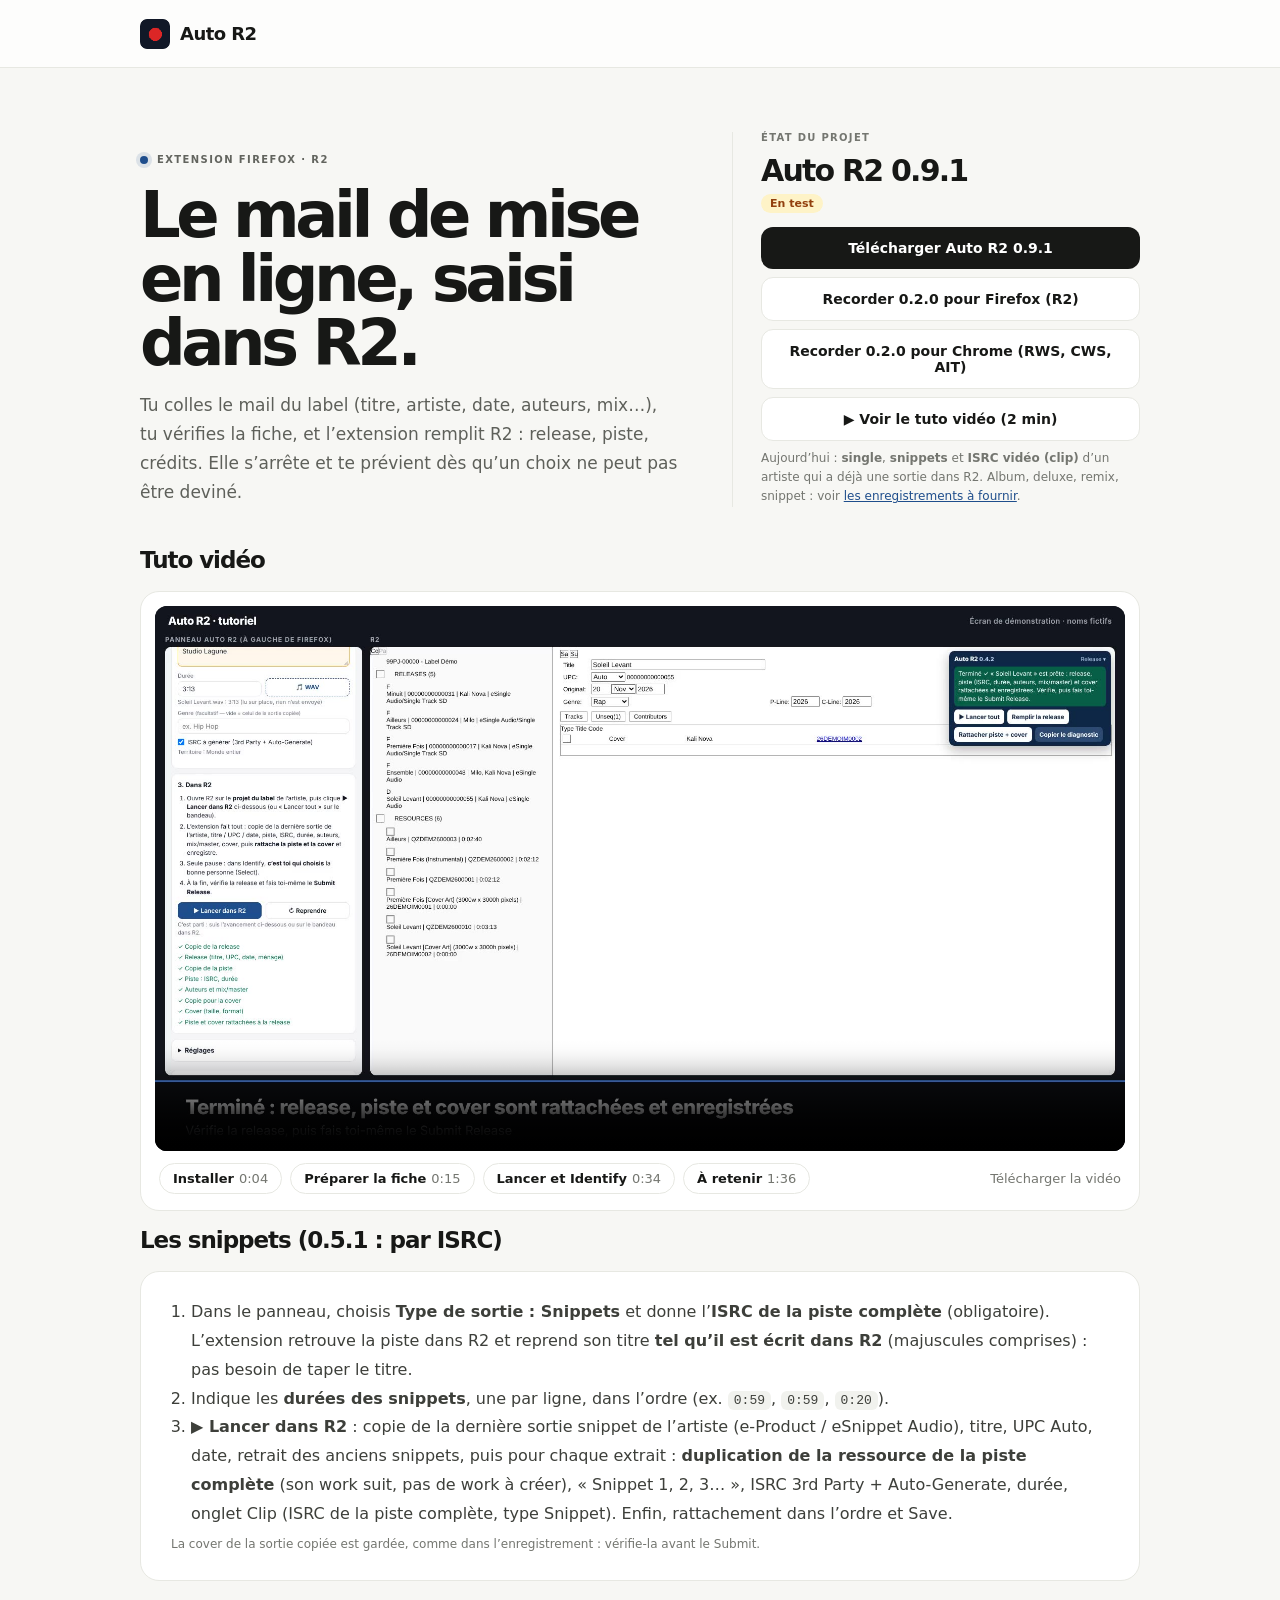
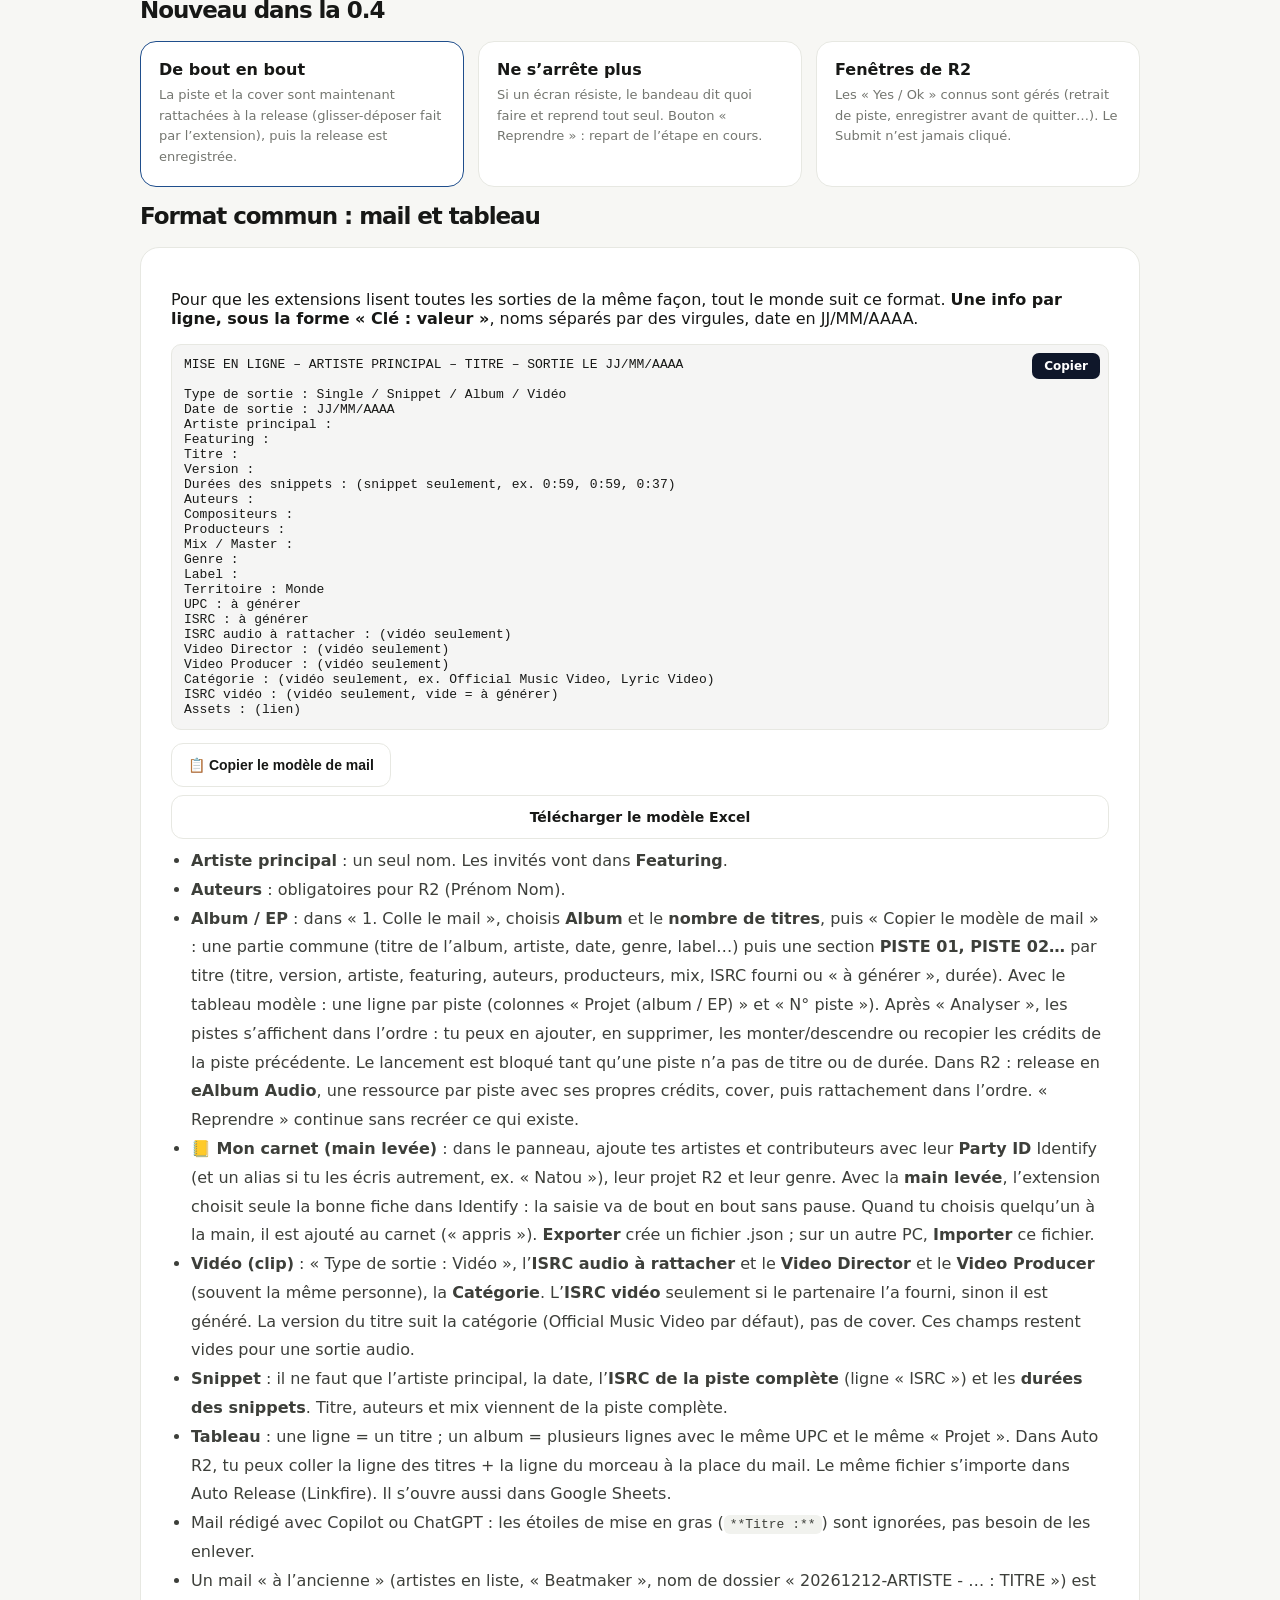
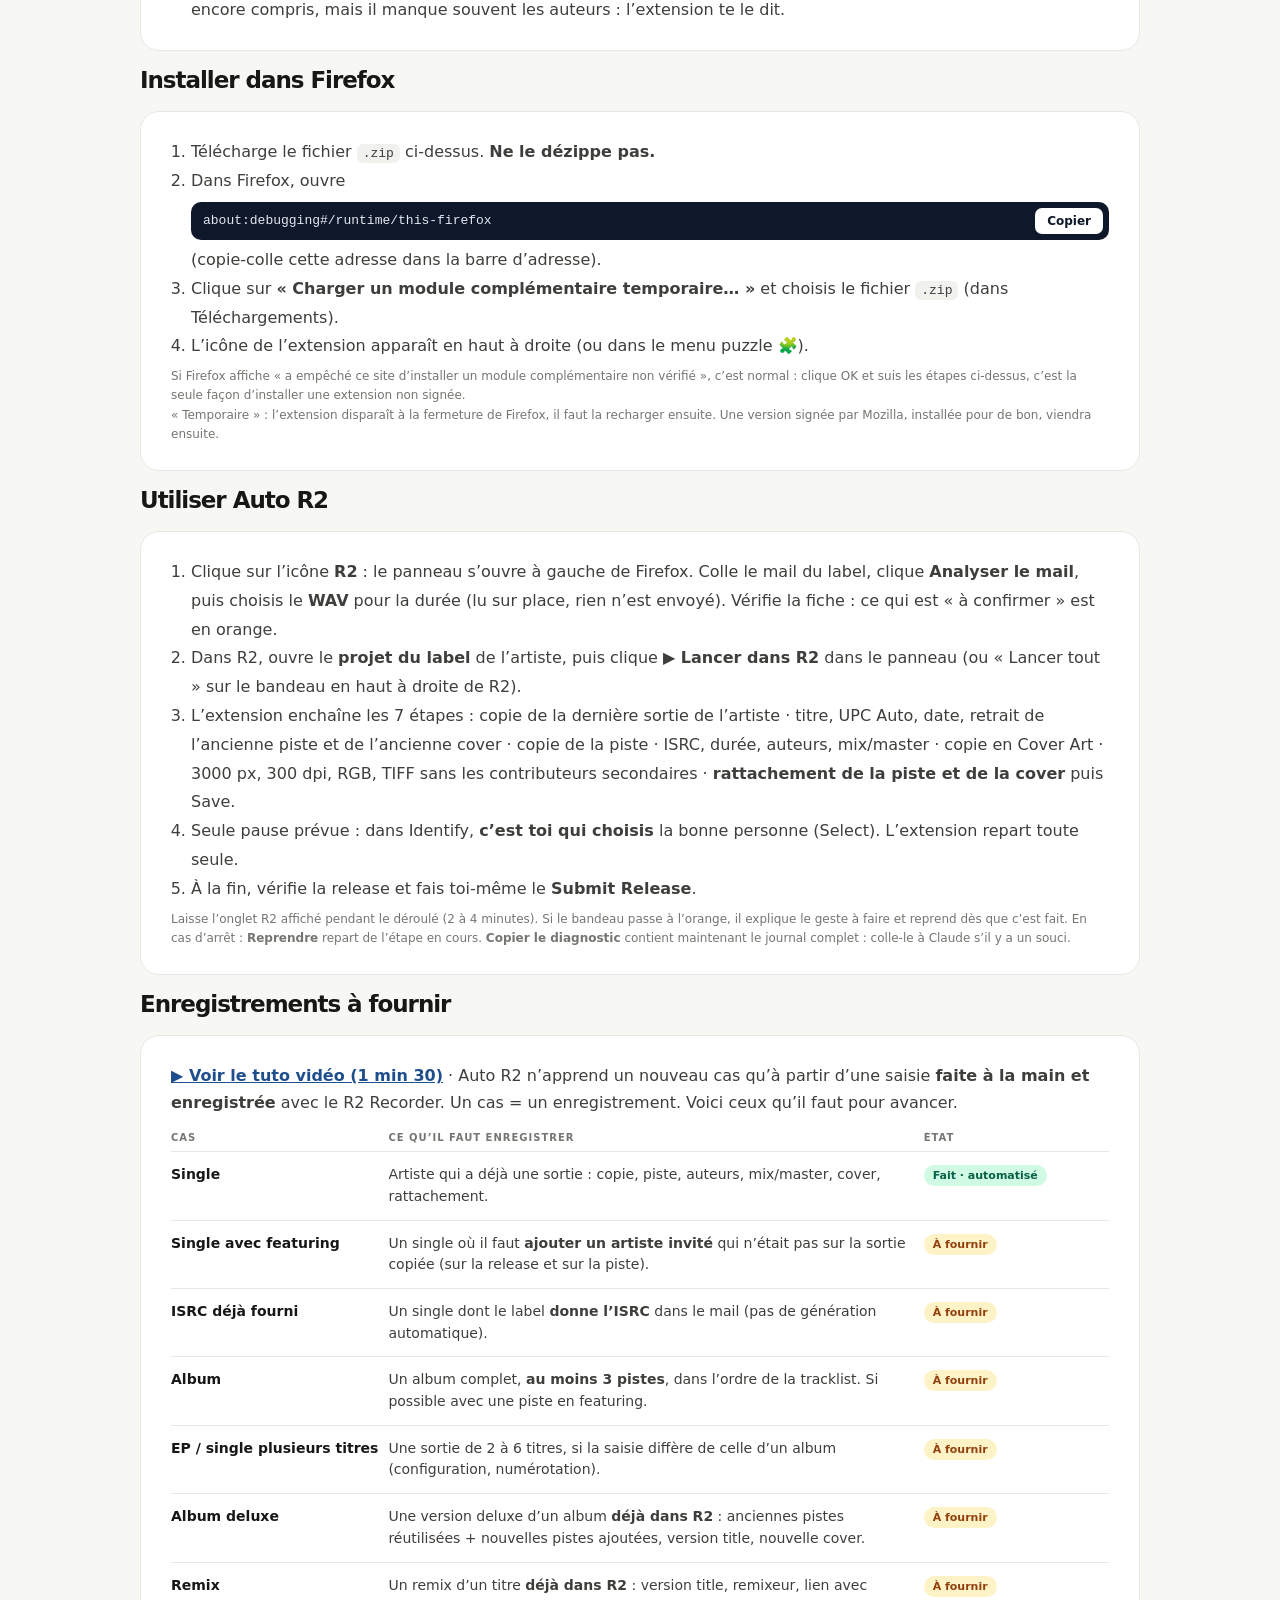
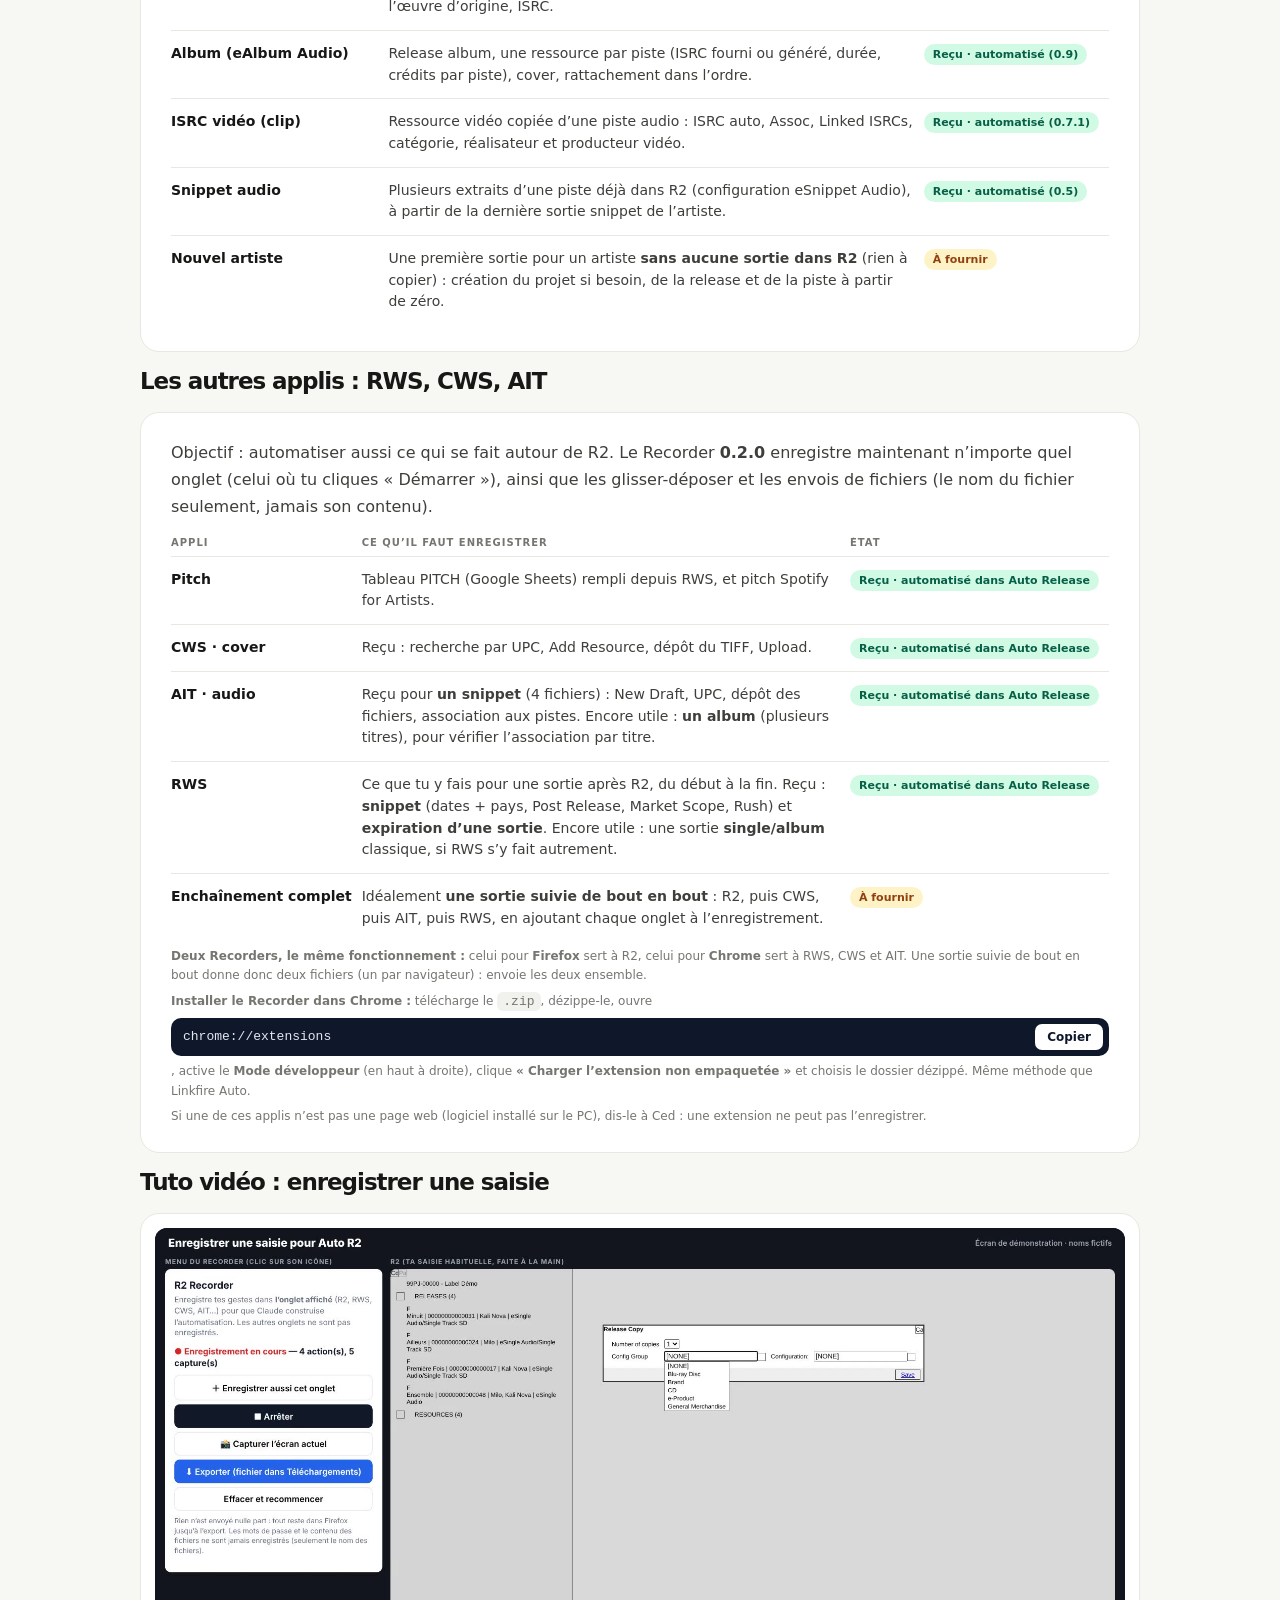
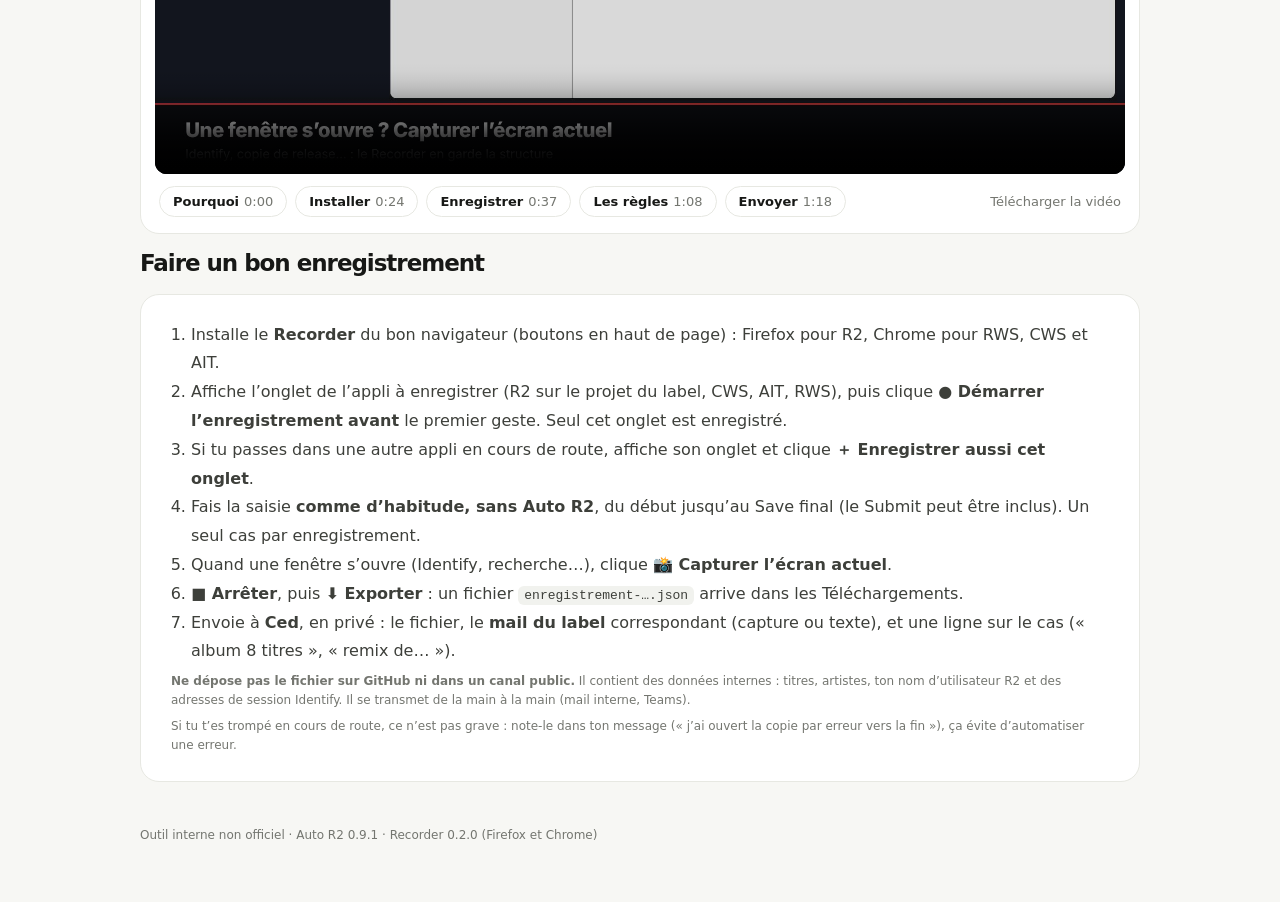
<file: docs/index.html>
<!doctype html>
<html lang="fr">
<head>
  <meta charset="utf-8">
  <meta name="viewport" content="width=device-width, initial-scale=1">
  <meta name="theme-color" content="#f7f7f4">
  <meta name="description" content="Extension Firefox qui automatise la saisie des sorties dans R2.">
  <title>Auto R2 — Téléchargement</title>
  <style>
    :root{--ink:#171816;--muted:#747670;--line:#e7e8e2;--paper:#f7f7f4;--white:#fff;--accent:#1f4e8c;--red:#dc2626}
    *{box-sizing:border-box}
    body{margin:0;background:var(--paper);color:var(--ink);font-family:Inter,ui-sans-serif,system-ui,-apple-system,"Segoe UI",sans-serif}
    .topbar{height:68px;border-bottom:1px solid var(--line);display:flex;align-items:center;justify-content:space-between;padding:0 max(20px,calc((100vw - 1000px)/2));background:rgba(255,255,255,.72)}
    .brand{display:flex;align-items:center;gap:10px;font-weight:800;letter-spacing:-.03em;font-size:18px}
    .brand img{width:30px;height:30px;border-radius:7px}
    .toplink{font-size:13px;color:var(--muted);text-decoration:none}
    main{width:min(100% - 32px,1000px);margin:0 auto}
    .hero{padding:64px 0 40px;display:grid;grid-template-columns:1.15fr .85fr;gap:40px;align-items:end}
    .eyebrow{display:flex;align-items:center;gap:9px;color:#62645e;text-transform:uppercase;letter-spacing:.14em;font-size:10px;font-weight:800}
    .dot{height:8px;width:8px;border-radius:50%;background:var(--accent);box-shadow:0 0 0 4px rgba(31,78,140,.12)}
    h1{font-size:clamp(38px,6vw,64px);line-height:1;letter-spacing:-.07em;margin:18px 0 16px;font-weight:780}
    .intro{color:#5e605a;font-size:17px;line-height:1.7;margin:0;max-width:540px}
    .side{border-left:1px solid var(--line);padding-left:28px}
    .side-label{font-size:10px;text-transform:uppercase;letter-spacing:.13em;color:var(--muted);font-weight:800}
    .ver{font-size:30px;font-weight:780;letter-spacing:-.06em;margin:10px 0 4px}
    .state{display:inline-block;font-size:11px;font-weight:700;border-radius:99px;padding:3px 9px;background:#fef3c7;color:#92400e;margin-bottom:14px}
    .btn{display:block;text-align:center;text-decoration:none;font-weight:700;font-size:14px;border-radius:12px;padding:13px 16px;margin-bottom:8px}
    .btn.p{background:var(--ink);color:#fff}
    .btn.off{background:#fff;border:1px dashed var(--line);color:var(--muted);pointer-events:none}
    .note{color:var(--muted);font-size:12px;line-height:1.6;margin:6px 0 0}
    h2{font-size:23px;letter-spacing:-.045em;margin:0 0 18px}
    .card{background:var(--white);border:1px solid var(--line);border-radius:19px;padding:26px 30px;margin-bottom:16px}
    ol,ul{margin:0;padding-left:20px;line-height:1.8;color:#3d3f3a}
    code{background:#f1f2ee;border-radius:6px;padding:2px 6px;font-size:13px}
    .grid{display:grid;grid-template-columns:repeat(3,1fr);gap:14px;margin-bottom:16px}
    .step{background:#fff;border:1px solid var(--line);border-radius:16px;padding:18px}
    .step b{display:block;margin-bottom:6px}
    .step p{margin:0;color:var(--muted);font-size:13px;line-height:1.6}
    .step.now{border-color:var(--accent)}
    .rec{width:100%;border-collapse:collapse;font-size:14px}
    .rec th{text-align:left;font-size:10px;text-transform:uppercase;letter-spacing:.1em;color:var(--muted);padding:0 10px 8px 0}
    .rec td{vertical-align:top;padding:12px 10px 12px 0;border-top:1px solid var(--line);line-height:1.55;color:#3d3f3a}
    .rec td:first-child{font-weight:700;color:var(--ink);white-space:nowrap}
    .tag{display:inline-block;font-size:11px;font-weight:700;border-radius:99px;padding:2px 9px;white-space:nowrap}
    .tag.ok{background:#d1fae5;color:#065f46}.tag.todo{background:#fef3c7;color:#92400e}
    .scroll{overflow-x:auto}
    @media(max-width:760px){.rec td:first-child{white-space:normal}}
    footer{color:var(--muted);font-size:12px;padding:30px 0 60px}
    @media(max-width:760px){.hero{grid-template-columns:1fr;padding-top:36px}.side{border-left:0;padding-left:0}.grid{grid-template-columns:1fr}.card{padding:20px}}
    .tuto{background:var(--white,#fff);border:1px solid var(--line);border-radius:19px;padding:14px;margin:0 0 16px}
    .tuto video{display:block;width:100%;aspect-ratio:16/9;border-radius:12px;background:#12151b}
    .chaps{display:flex;flex-wrap:wrap;gap:8px;padding:12px 4px 2px}
    .chaps button{font:600 13px Inter,system-ui,sans-serif;border:1px solid var(--line);background:#fff;color:var(--ink);border-radius:99px;padding:7px 13px;cursor:pointer}
    .chaps button:hover{border-color:var(--accent)}.chaps span{color:var(--muted);font-weight:500;margin-left:5px}
    .chaps .dl{margin-left:auto;font-size:13px;color:var(--muted);align-self:center;text-decoration:none}
  </style>
</head>
<body>
  <header class="topbar">
    <div class="brand"><img src="./icon.png" alt="">Auto R2</div>
  </header>
  <main>
    <section class="hero">
      <div>
        <div class="eyebrow"><span class="dot"></span>Extension Firefox · R2</div>
        <h1>Le mail de mise en ligne, saisi dans R2.</h1>
        <p class="intro">Tu colles le mail du label (titre, artiste, date, auteurs, mix…), tu vérifies la fiche, et l’extension remplit R2 : release, piste, crédits. Elle s’arrête et te prévient dès qu’un choix ne peut pas être deviné.</p>
      </div>
      <aside class="side">
        <div class="side-label">État du projet</div>
        <div class="ver">Auto R2 0.9.1</div>
        <span class="state">En test</span>
        <a class="btn p" href="./downloads/Auto-R2-0.9.1.zip" download>Télécharger Auto R2 0.9.1</a>
        <a class="btn s" style="background:#fff;border:1px solid var(--line);color:var(--ink)" href="./downloads/R2-Recorder-Firefox-0.2.0.zip" download>Recorder 0.2.0 pour Firefox (R2)</a>
        <a class="btn s" style="background:#fff;border:1px solid var(--line);color:var(--ink)" href="./downloads/R2-Recorder-Chrome-0.2.0.zip">Recorder 0.2.0 pour Chrome (RWS, CWS, AIT)</a>
        <a class="btn" style="background:#fff;border:1px solid var(--line);color:var(--ink)" href="#tuto">▶ Voir le tuto vidéo (2 min)</a>
        <p class="note">Aujourd’hui : <b>single</b>, <b>snippets</b> et <b>ISRC vidéo (clip)</b> d’un artiste qui a déjà une sortie dans R2. Album, deluxe, remix, snippet : voir <a href="#records" style="color:var(--accent)">les enregistrements à fournir</a>.</p>
      </aside>
    </section>

    <h2 id="tuto">Tuto vidéo</h2>
    <div class="tuto">
      <video id="tutoVid" controls preload="metadata" playsinline poster="./videos/tuto-auto-r2.jpg" aria-label="Tutoriel vidéo Auto R2"><source src="./videos/tuto-auto-r2.mp4" type="video/mp4"></video>
      <div class="chaps"><button data-t="4">Installer<span>0:04</span></button><button data-t="15">Préparer la fiche<span>0:15</span></button><button data-t="34">Lancer et Identify<span>0:34</span></button><button data-t="96">À retenir<span>1:36</span></button><a class="dl" href="./videos/tuto-auto-r2.mp4" download>Télécharger la vidéo</a></div>
    </div>
    

    <h2>Les snippets (0.5.1 : par ISRC)</h2>
    <div class="card">
      <ol>
        <li>Dans le panneau, choisis <b>Type de sortie : Snippets</b> et donne l’<b>ISRC de la piste complète</b> (obligatoire). L’extension retrouve la piste dans R2 et reprend son titre <b>tel qu’il est écrit dans R2</b> (majuscules comprises) : pas besoin de taper le titre.</li>
        <li>Indique les <b>durées des snippets</b>, une par ligne, dans l’ordre (ex. <code>0:59</code>, <code>0:59</code>, <code>0:20</code>).</li>
        <li><b>▶ Lancer dans R2</b> : copie de la dernière sortie snippet de l’artiste (e-Product / eSnippet Audio), titre, UPC Auto, date, retrait des anciens snippets, puis pour chaque extrait : <b>duplication de la ressource de la piste complète</b> (son work suit, pas de work à créer), « Snippet 1, 2, 3… », ISRC 3rd Party + Auto-Generate, durée, onglet Clip (ISRC de la piste complète, type Snippet). Enfin, rattachement dans l’ordre et Save.</li>
      </ol>
      <p class="note">La cover de la sortie copiée est gardée, comme dans l’enregistrement : vérifie-la avant le Submit.</p>
    </div>

    <h2>Nouveau dans la 0.4</h2>
    <div class="grid">
      <div class="step now"><b>De bout en bout</b><p>La piste et la cover sont maintenant rattachées à la release (glisser-déposer fait par l’extension), puis la release est enregistrée.</p></div>
      <div class="step"><b>Ne s’arrête plus</b><p>Si un écran résiste, le bandeau dit quoi faire et reprend tout seul. Bouton « Reprendre » : repart de l’étape en cours.</p></div>
      <div class="step"><b>Fenêtres de R2</b><p>Les « Yes / Ok » connus sont gérés (retrait de piste, enregistrer avant de quitter…). Le Submit n’est jamais cliqué.</p></div>
    </div>

    <h2 id="format">Format commun : mail et tableau</h2>
    <div class="card">
      <p>Pour que les extensions lisent toutes les sorties de la même façon, tout le monde suit ce format. <b>Une info par ligne, sous la forme « Clé : valeur »</b>, noms séparés par des virgules, date en JJ/MM/AAAA.</p>
      <pre id="mailModel" style="white-space:pre-wrap;background:#f5f5f4;border:1px solid var(--line);border-radius:10px;padding:12px;font-size:13px">MISE EN LIGNE – ARTISTE PRINCIPAL – TITRE – SORTIE LE JJ/MM/AAAA

Type de sortie : Single / Snippet / Album / Vidéo
Date de sortie : JJ/MM/AAAA
Artiste principal :
Featuring :
Titre :
Version :
Durées des snippets : (snippet seulement, ex. 0:59, 0:59, 0:37)
Auteurs :
Compositeurs :
Producteurs :
Mix / Master :
Genre :
Label :
Territoire : Monde
UPC : à générer
ISRC : à générer
ISRC audio à rattacher : (vidéo seulement)
Video Director : (vidéo seulement)
Video Producer : (vidéo seulement)
Catégorie : (vidéo seulement, ex. Official Music Video, Lyric Video)
ISRC vidéo : (vidéo seulement, vide = à générer)
Assets : (lien)</pre>
      <button class="btn s" style="background:#fff;border:1px solid var(--line);color:var(--ink)" onclick="navigator.clipboard.writeText(document.getElementById('mailModel').innerText).then(()=>{this.textContent='Copié ✓'})">📋 Copier le modèle de mail</button>
      <a class="btn s" style="background:#fff;border:1px solid var(--line);color:var(--ink)" href="./downloads/modele-mise-en-ligne.xlsx" download>Télécharger le modèle Excel</a>
      <ul>
        <li><b>Artiste principal</b> : un seul nom. Les invités vont dans <b>Featuring</b>.</li>
        <li><b>Auteurs</b> : obligatoires pour R2 (Prénom Nom).</li>
        <li><b>Album / EP</b> : dans « 1. Colle le mail », choisis <b>Album</b> et le <b>nombre de titres</b>, puis « Copier le modèle de mail » : une partie commune (titre de l’album, artiste, date, genre, label…) puis une section <b>PISTE 01, PISTE 02…</b> par titre (titre, version, artiste, featuring, auteurs, producteurs, mix, ISRC fourni ou « à générer », durée). Avec le tableau modèle : une ligne par piste (colonnes « Projet (album / EP) » et « N° piste »). Après « Analyser », les pistes s’affichent dans l’ordre : tu peux en ajouter, en supprimer, les monter/descendre ou recopier les crédits de la piste précédente. Le lancement est bloqué tant qu’une piste n’a pas de titre ou de durée. Dans R2 : release en <b>eAlbum Audio</b>, une ressource par piste avec ses propres crédits, cover, puis rattachement dans l’ordre. « Reprendre » continue sans recréer ce qui existe.</li>
        <li><b>📒 Mon carnet (main levée)</b> : dans le panneau, ajoute tes artistes et contributeurs avec leur <b>Party ID</b> Identify (et un alias si tu les écris autrement, ex. « Natou »), leur projet R2 et leur genre. Avec la <b>main levée</b>, l’extension choisit seule la bonne fiche dans Identify : la saisie va de bout en bout sans pause. Quand tu choisis quelqu’un à la main, il est ajouté au carnet (« appris »). <b>Exporter</b> crée un fichier .json ; sur un autre PC, <b>Importer</b> ce fichier.</li>
        <li><b>Vidéo (clip)</b> : « Type de sortie : Vidéo », l’<b>ISRC audio à rattacher</b> et le <b>Video Director</b> et le <b>Video Producer</b> (souvent la même personne), la <b>Catégorie</b>. L’<b>ISRC vidéo</b> seulement si le partenaire l’a fourni, sinon il est généré. La version du titre suit la catégorie (Official Music Video par défaut), pas de cover. Ces champs restent vides pour une sortie audio.</li>
        <li><b>Snippet</b> : il ne faut que l’artiste principal, la date, l’<b>ISRC de la piste complète</b> (ligne « ISRC ») et les <b>durées des snippets</b>. Titre, auteurs et mix viennent de la piste complète.</li>
        <li><b>Tableau</b> : une ligne = un titre ; un album = plusieurs lignes avec le même UPC et le même « Projet ». Dans Auto R2, tu peux coller la ligne des titres + la ligne du morceau à la place du mail. Le même fichier s’importe dans Auto Release (Linkfire). Il s’ouvre aussi dans Google Sheets.</li>
        <li>Mail rédigé avec Copilot ou ChatGPT : les étoiles de mise en gras (<code>**Titre :**</code>) sont ignorées, pas besoin de les enlever.</li>
        <li>Un mail « à l’ancienne » (artistes en liste, « Beatmaker », nom de dossier « 20261212-ARTISTE - … : TITRE ») est encore compris, mais il manque souvent les auteurs : l’extension te le dit.</li>
      </ul>
    </div>

    <h2>Installer dans Firefox</h2>
    <div class="card">
      <ol>
        <li>Télécharge le fichier <code>.zip</code> ci-dessus. <b>Ne le dézippe pas.</b></li>
        <li>Dans Firefox, ouvre <code>about:debugging#/runtime/this-firefox</code> (copie-colle cette adresse dans la barre d’adresse).</li>
        <li>Clique sur <b>« Charger un module complémentaire temporaire… »</b> et choisis le fichier <code>.zip</code> (dans Téléchargements).</li>
        <li>L’icône de l’extension apparaît en haut à droite (ou dans le menu puzzle 🧩).</li>
      </ol>
      <p class="note">Si Firefox affiche « a empêché ce site d’installer un module complémentaire non vérifié », c’est normal : clique OK et suis les étapes ci-dessus, c’est la seule façon d’installer une extension non signée.<br>« Temporaire » : l’extension disparaît à la fermeture de Firefox, il faut la recharger ensuite. Une version signée par Mozilla, installée pour de bon, viendra ensuite.</p>
    </div>

    <h2>Utiliser Auto R2</h2>
    <div class="card">
      <ol>
        <li>Clique sur l’icône <b>R2</b> : le panneau s’ouvre à gauche de Firefox. Colle le mail du label, clique <b>Analyser le mail</b>, puis choisis le <b>WAV</b> pour la durée (lu sur place, rien n’est envoyé). Vérifie la fiche : ce qui est « à confirmer » est en orange.</li>
        <li>Dans R2, ouvre le <b>projet du label</b> de l’artiste, puis clique <b>▶ Lancer dans R2</b> dans le panneau (ou « Lancer tout » sur le bandeau en haut à droite de R2).</li>
        <li>L’extension enchaîne les 7 étapes : copie de la dernière sortie de l’artiste · titre, UPC Auto, date, retrait de l’ancienne piste et de l’ancienne cover · copie de la piste · ISRC, durée, auteurs, mix/master · copie en Cover Art · 3000 px, 300 dpi, RGB, TIFF sans les contributeurs secondaires · <b>rattachement de la piste et de la cover</b> puis Save.</li>
        <li>Seule pause prévue : dans Identify, <b>c’est toi qui choisis</b> la bonne personne (Select). L’extension repart toute seule.</li>
        <li>À la fin, vérifie la release et fais toi-même le <b>Submit Release</b>.</li>
      </ol>
      <p class="note">Laisse l’onglet R2 affiché pendant le déroulé (2 à 4 minutes). Si le bandeau passe à l’orange, il explique le geste à faire et reprend dès que c’est fait. En cas d’arrêt : <b>Reprendre</b> repart de l’étape en cours. <b>Copier le diagnostic</b> contient maintenant le journal complet : colle-le à Claude s’il y a un souci.</p>
    </div>

    <h2 id="records">Enregistrements à fournir</h2>
    <div class="card">
      <p style="margin:0 0 16px;line-height:1.7;color:#3d3f3a"><a href="#tuto-recorder" style="color:var(--accent);font-weight:700">▶ Voir le tuto vidéo (1 min 30)</a> · Auto R2 n’apprend un nouveau cas qu’à partir d’une saisie <b>faite à la main et enregistrée</b> avec le R2 Recorder. Un cas = un enregistrement. Voici ceux qu’il faut pour avancer.</p>
      <div class="scroll">
      <table class="rec">
        <thead><tr><th>Cas</th><th>Ce qu’il faut enregistrer</th><th>État</th></tr></thead>
        <tbody>
          <tr><td>Single</td><td>Artiste qui a déjà une sortie : copie, piste, auteurs, mix/master, cover, rattachement.</td><td><span class="tag ok">Fait · automatisé</span></td></tr>
          <tr><td>Single avec featuring</td><td>Un single où il faut <b>ajouter un artiste invité</b> qui n’était pas sur la sortie copiée (sur la release et sur la piste).</td><td><span class="tag todo">À fournir</span></td></tr>
          <tr><td>ISRC déjà fourni</td><td>Un single dont le label <b>donne l’ISRC</b> dans le mail (pas de génération automatique).</td><td><span class="tag todo">À fournir</span></td></tr>
          <tr><td>Album</td><td>Un album complet, <b>au moins 3 pistes</b>, dans l’ordre de la tracklist. Si possible avec une piste en featuring.</td><td><span class="tag todo">À fournir</span></td></tr>
          <tr><td>EP / single plusieurs titres</td><td>Une sortie de 2 à 6 titres, si la saisie diffère de celle d’un album (configuration, numérotation).</td><td><span class="tag todo">À fournir</span></td></tr>
          <tr><td>Album deluxe</td><td>Une version deluxe d’un album <b>déjà dans R2</b> : anciennes pistes réutilisées + nouvelles pistes ajoutées, version title, nouvelle cover.</td><td><span class="tag todo">À fournir</span></td></tr>
          <tr><td>Remix</td><td>Un remix d’un titre <b>déjà dans R2</b> : version title, remixeur, lien avec l’œuvre d’origine, ISRC.</td><td><span class="tag todo">À fournir</span></td></tr>
          <tr><td>Album (eAlbum Audio)</td><td>Release album, une ressource par piste (ISRC fourni ou généré, durée, crédits par piste), cover, rattachement dans l’ordre.</td><td><span class="tag ok">Reçu · automatisé (0.9)</span></td></tr>
          <tr><td>ISRC vidéo (clip)</td><td>Ressource vidéo copiée d’une piste audio : ISRC auto, Assoc, Linked ISRCs, catégorie, réalisateur et producteur vidéo.</td><td><span class="tag ok">Reçu · automatisé (0.7.1)</span></td></tr>
          <tr><td>Snippet audio</td><td>Plusieurs extraits d’une piste déjà dans R2 (configuration eSnippet Audio), à partir de la dernière sortie snippet de l’artiste.</td><td><span class="tag ok">Reçu · automatisé (0.5)</span></td></tr>
          <tr><td>Nouvel artiste</td><td>Une première sortie pour un artiste <b>sans aucune sortie dans R2</b> (rien à copier) : création du projet si besoin, de la release et de la piste à partir de zéro.</td><td><span class="tag todo">À fournir</span></td></tr>
        </tbody>
      </table>
      </div>
    </div>

    <h2>Les autres applis : RWS, CWS, AIT</h2>
    <div class="card">
      <p style="margin:0 0 16px;line-height:1.7;color:#3d3f3a">Objectif : automatiser aussi ce qui se fait autour de R2. Le Recorder <b>0.2.0</b> enregistre maintenant n’importe quel onglet (celui où tu cliques « Démarrer »), ainsi que les glisser-déposer et les envois de fichiers (le nom du fichier seulement, jamais son contenu).</p>
      <div class="scroll">
      <table class="rec">
        <thead><tr><th>Appli</th><th>Ce qu’il faut enregistrer</th><th>État</th></tr></thead>
        <tbody>
          <tr><td>Pitch</td><td>Tableau PITCH (Google Sheets) rempli depuis RWS, et pitch Spotify for Artists.</td><td><span class="tag ok">Reçu · automatisé dans Auto Release</span></td></tr>
          <tr><td>CWS · cover</td><td>Reçu : recherche par UPC, Add Resource, dépôt du TIFF, Upload.</td><td><span class="tag ok">Reçu · automatisé dans Auto Release</span></td></tr>
          <tr><td>AIT · audio</td><td>Reçu pour <b>un snippet</b> (4 fichiers) : New Draft, UPC, dépôt des fichiers, association aux pistes. Encore utile : <b>un album</b> (plusieurs titres), pour vérifier l’association par titre.</td><td><span class="tag ok">Reçu · automatisé dans Auto Release</span></td></tr>
          <tr><td>RWS</td><td>Ce que tu y fais pour une sortie après R2, du début à la fin. Reçu : <b>snippet</b> (dates + pays, Post Release, Market Scope, Rush) et <b>expiration d’une sortie</b>. Encore utile : une sortie <b>single/album</b> classique, si RWS s’y fait autrement.</td><td><span class="tag ok">Reçu · automatisé dans Auto Release</span></td></tr>
          <tr><td>Enchaînement complet</td><td>Idéalement <b>une sortie suivie de bout en bout</b> : R2, puis CWS, puis AIT, puis RWS, en ajoutant chaque onglet à l’enregistrement.</td><td><span class="tag todo">À fournir</span></td></tr>
        </tbody>
      </table>
      </div>
      <p class="note"><b>Deux Recorders, le même fonctionnement :</b> celui pour <b>Firefox</b> sert à R2, celui pour <b>Chrome</b> sert à RWS, CWS et AIT. Une sortie suivie de bout en bout donne donc deux fichiers (un par navigateur) : envoie les deux ensemble.</p>
      <p class="note"><b>Installer le Recorder dans Chrome :</b> télécharge le <code>.zip</code>, dézippe-le, ouvre <code>chrome://extensions</code>, active le <b>Mode développeur</b> (en haut à droite), clique <b>« Charger l’extension non empaquetée »</b> et choisis le dossier dézippé. Même méthode que Linkfire Auto.</p>
      <p class="note">Si une de ces applis n’est pas une page web (logiciel installé sur le PC), dis-le à Ced : une extension ne peut pas l’enregistrer.</p>
    </div>

    <h2 id="tuto-recorder">Tuto vidéo : enregistrer une saisie</h2>
    <div class="tuto">
      <video controls preload="metadata" playsinline poster="./videos/tuto-recorder.jpg" aria-label="Tutoriel vidéo : enregistrer une saisie avec le Recorder"><source src="./videos/tuto-recorder.mp4" type="video/mp4"></video>
      <div class="chaps"><button data-t="0">Pourquoi<span>0:00</span></button><button data-t="24">Installer<span>0:24</span></button><button data-t="37">Enregistrer<span>0:37</span></button><button data-t="68">Les règles<span>1:08</span></button><button data-t="78">Envoyer<span>1:18</span></button><a class="dl" href="./videos/tuto-recorder.mp4" download>Télécharger la vidéo</a></div>
    </div>

    <h2>Faire un bon enregistrement</h2>
    <div class="card">
      <ol>
        <li>Installe le <b>Recorder</b> du bon navigateur (boutons en haut de page) : Firefox pour R2, Chrome pour RWS, CWS et AIT.</li>
        <li>Affiche l’onglet de l’appli à enregistrer (R2 sur le projet du label, CWS, AIT, RWS), puis clique <b>● Démarrer l’enregistrement</b> <b>avant</b> le premier geste. Seul cet onglet est enregistré.</li>
        <li>Si tu passes dans une autre appli en cours de route, affiche son onglet et clique <b>＋ Enregistrer aussi cet onglet</b>.</li>
        <li>Fais la saisie <b>comme d’habitude, sans Auto R2</b>, du début jusqu’au Save final (le Submit peut être inclus). Un seul cas par enregistrement.</li>
        <li>Quand une fenêtre s’ouvre (Identify, recherche…), clique <b>📸 Capturer l’écran actuel</b>.</li>
        <li><b>■ Arrêter</b>, puis <b>⬇ Exporter</b> : un fichier <code>enregistrement-….json</code> arrive dans les Téléchargements.</li>
        <li>Envoie à <b>Ced</b>, en privé : le fichier, le <b>mail du label</b> correspondant (capture ou texte), et une ligne sur le cas (« album 8 titres », « remix de… »).</li>
      </ol>
      <p class="note"><b>Ne dépose pas le fichier sur GitHub ni dans un canal public.</b> Il contient des données internes : titres, artistes, ton nom d’utilisateur R2 et des adresses de session Identify. Il se transmet de la main à la main (mail interne, Teams).</p>
      <p class="note">Si tu t’es trompé en cours de route, ce n’est pas grave : note-le dans ton message (« j’ai ouvert la copie par erreur vers la fin »), ça évite d’automatiser une erreur.</p>
    </div>

    <footer>Outil interne non officiel · Auto R2 0.9.1 · Recorder 0.2.0 (Firefox et Chrome)</footer>
  </main>
  <script>document.querySelectorAll('.chaps button').forEach(b=>b.addEventListener('click',()=>{const v=b.closest('.tuto').querySelector('video');v.currentTime=+b.dataset.t;v.play();}));</script>
<style>
.copybox{display:flex;align-items:center;gap:8px;margin:6px 0;padding:6px 6px 6px 12px;background:#0f172a;color:#e2e8f0;border-radius:10px;font:13px/1.4 ui-monospace,SFMono-Regular,Menlo,Consolas,monospace;max-width:100%}
.copybox span{flex:1;min-width:0;overflow-x:auto;white-space:nowrap;user-select:all}
.copybox button{flex:none;border:0;border-radius:7px;padding:6px 12px;font:600 12px system-ui,sans-serif;background:#fff;color:#0f172a;cursor:pointer}
.copybox button.ok{background:#22c55e;color:#fff}
pre.copyable{position:relative}
pre.copyable>button{position:absolute;top:8px;right:8px;border:0;border-radius:7px;padding:6px 12px;font:600 12px system-ui,sans-serif;background:#0f172a;color:#fff;cursor:pointer}
</style>
<script>
(function(){
  function copy(text,btn){
    const done=()=>{const t=btn.textContent;btn.textContent='Copié ✓';btn.classList.add('ok');setTimeout(()=>{btn.textContent=t;btn.classList.remove('ok')},1500)};
    if(navigator.clipboard&&window.isSecureContext){navigator.clipboard.writeText(text).then(done,()=>fallback())}else fallback();
    function fallback(){const ta=document.createElement('textarea');ta.value=text;document.body.appendChild(ta);ta.select();try{document.execCommand('copy');done()}catch(e){}ta.remove()}
  }
  // adresses à taper dans la barre d'adresse (about:, chrome://, liens) → zone de code + bouton Copier
  document.querySelectorAll('code').forEach(function(c){
    const t=c.textContent.trim();
    if(!/^(about:|chrome:\/\/|https?:\/\/)/.test(t)||c.closest('pre,.copybox'))return;
    const box=document.createElement('span');box.className='copybox';
    const s=document.createElement('span');s.textContent=t;
    const b=document.createElement('button');b.type='button';b.textContent='Copier';b.onclick=function(){copy(t,b)};
    box.append(s,b);
    // en bloc sur sa propre ligne
    box.style.display='flex';
    c.replaceWith(box);
  });
  // blocs de texte (modèle de mail…) : bouton Copier en haut à droite
  document.querySelectorAll('pre').forEach(function(p){
    if(p.querySelector('button'))return;
    p.classList.add('copyable');
    const b=document.createElement('button');b.type='button';b.textContent='Copier';
    b.onclick=function(){copy(p.innerText.replace(/Copier$|Copié ✓$/,'').trim(),b)};
    p.appendChild(b);
  });
})();
</script>
</body>
</html>
</file>
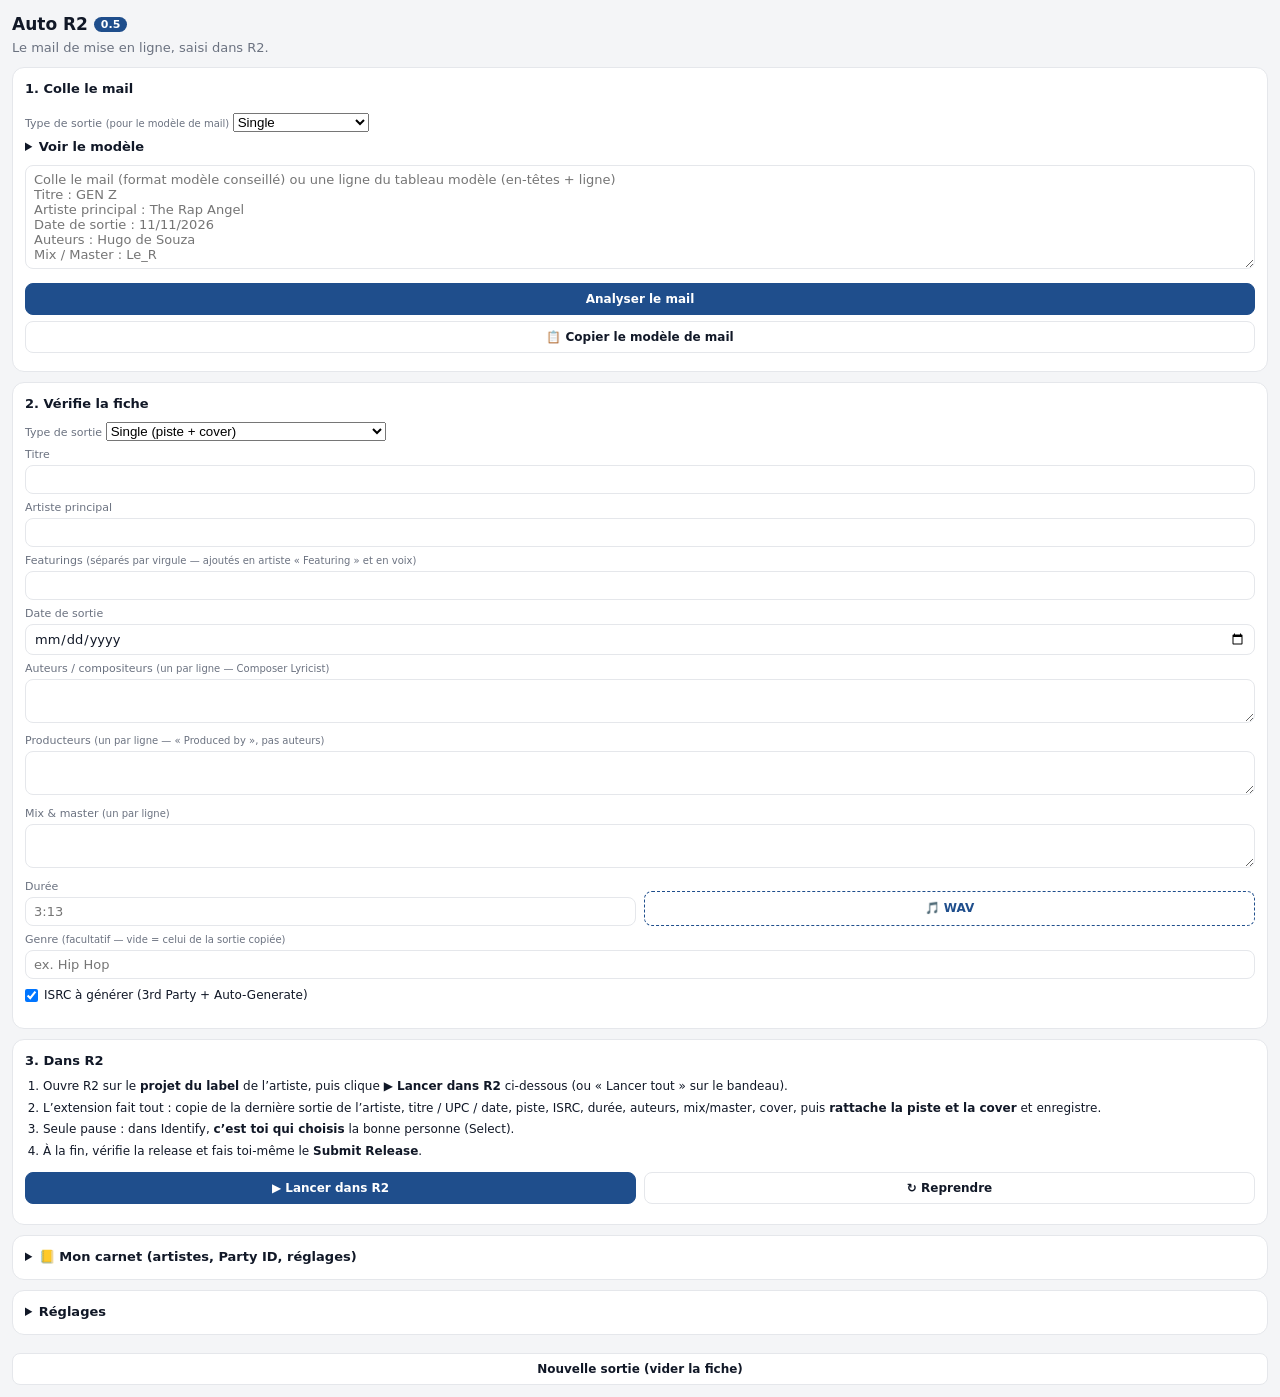
<file: extension/sidebar.html>
<!doctype html>
<html lang="fr">
<head>
  <meta charset="utf-8">
  <title>Auto R2</title>
  <link rel="stylesheet" href="sidebar.css">
</head>
<body>
  <header>
    <h1>Auto R2 <span>0.5</span></h1>
    <p class="sub">Le mail de mise en ligne, saisi dans R2.</p>
  </header>

  <section class="card">
    <h2>1. Colle le mail</h2>
    <div class="tplRow">
      <label>Type de sortie <small>(pour le modèle de mail)</small>
        <select id="tplType"><option value="single">Single</option><option value="snippet">Snippet</option><option value="video">Vidéo (ISRC vidéo)</option><option value="album">Album / EP</option></select>
      </label>
      <label id="tplNLab" hidden>Nombre de titres<input id="tplN" type="number" min="1" step="1" value="3"></label>
    </div>
    <span id="tplMsg" class="msg"></span>
    <details class="tplPrev"><summary>Voir le modèle</summary><pre id="tplPre"></pre></details>
    <textarea id="mail" rows="6" placeholder="Colle le mail (format modèle conseillé) ou une ligne du tableau modèle (en-têtes + ligne)&#10;Titre : GEN Z&#10;Artiste principal : The Rap Angel&#10;Date de sortie : 11/11/2026&#10;Auteurs : Hugo de Souza&#10;Mix / Master : Le_R"></textarea>
    <button id="parse" class="primary">Analyser le mail</button>
    <button id="copyModel" class="ghost" style="width:100%;margin-top:6px">📋 Copier le modèle de mail</button>
    <span id="parseMsg" class="msg"></span>
  </section>

  <section class="card">
    <h2>2. Vérifie la fiche</h2>
    <label>Type de sortie
      <select id="f_mode"><option value="single">Single (piste + cover)</option><option value="snippet">Snippets (extraits d’une piste déjà dans R2)</option><option value="video">ISRC vidéo (clip d’une piste déjà dans R2)</option><option value="album">Album / EP (plusieurs pistes)</option></select>
    </label>
    <label id="isrcBox" hidden><span id="isrcLabel">ISRC de la piste complète</span> <small id="isrcHint">(obligatoire : l’extension retrouve la piste dans R2 et reprend son titre tel quel ; c’est elle qui est dupliquée, avec son work)</small><input id="f_srcIsrc" placeholder="ex. GB2DY2614066"></label>
    <div id="vidBox" hidden>
      <label>Catégorie
        <select id="f_videoCategory"><option>Official Music Video</option><option>Lyric Video</option><option>Lyric Video (Vertical)</option><option>Visualizer</option><option>Live Performance</option><option>Behind the Scenes</option><option>Documentary</option><option>EPK</option><option>Interview</option></select>
      </label>
      <label>Version du titre <small>(remplie selon la catégorie, modifiable)</small><input id="f_videoVersion" placeholder="Official Music Video"></label>
      <label>Durée de la vidéo <small>(vide = celle de la piste audio)</small><input id="f_videoDuration" placeholder="0:02:47"></label>
      <label>ISRC vidéo <small>(si le partenaire l’a fourni ; vide = l’extension en génère un)</small><input id="f_videoIsrc" placeholder="vide = Auto-Generate"></label>
      <label>Video Director <small>(réalisateur)</small><input id="f_videoDirector" placeholder="ex. 3ilyzs"></label>
      <label>Video Producer <small>(souvent la même personne)</small><input id="f_videoProducer" placeholder="ex. 3ilyzs"></label>
      <p class="hint"><b>ISRC vidéo :</b> l’extension retrouve la piste audio par son ISRC, la copie en ressource <b>Video</b> (« Titre - Official Music Video »), met l’ISRC vidéo fourni ou en génère un (3rd Party + Auto-Generate), l’associe à la piste (onglets <b>Assoc</b> et <b>Linked ISRCs</b>), met la durée, Video Type « Video », la catégorie, puis le Video Director et le Video Producer. Aucune ressource image n’est créée. Si R2 ne connaît pas le réalisateur, crée-le dans Identify (« Create Party ») : l’extension attend.</p>
    </div>
    <div id="snipBox" hidden>
      <label>Durées des snippets <small>(un par ligne, dans l’ordre, ex. 0:59)</small><textarea id="f_snippets" rows="3" placeholder="0:59&#10;0:59&#10;0:20"></textarea></label>
      <p class="hint"><b>Pour un snippet, il ne faut que 4 choses : l’artiste principal, la date de sortie, l’ISRC de la piste complète et les durées.</b> Le titre, les auteurs, le mix et le work viennent de la piste complète (elle est dupliquée) : ces champs sont masqués. L’extension copie la dernière sortie snippet de l’artiste, duplique la ressource de la piste complète (le work suit), crée « Titre - Snippet 1, 2, 3… » (ISRC, durée, onglet Clip) et les rattache.</p>
    </div>
    <div id="confirm" class="warn" hidden></div>
    <label data-nosnip><span id="titleLab">Titre</span><input id="f_title"></label>
    <label>Artiste principal<input id="f_artist"></label>
    <label data-nosnip data-noalb>Featurings <small>(séparés par virgule — ajoutés en artiste « Featuring » et en voix)</small><input id="f_feats"></label>
    <label data-novid>Date de sortie<input id="f_date" type="date"></label>
    <label data-nosnip data-noalb>Auteurs / compositeurs <small>(un par ligne — Composer Lyricist)</small><textarea id="f_writers" rows="2"></textarea></label>
      <label data-nosnip data-noalb>Producteurs <small>(un par ligne — « Produced by », pas auteurs)</small><textarea id="f_producers" rows="2"></textarea></label>
    <label data-nosnip data-noalb>Mix &amp; master <small>(un par ligne)</small><textarea id="f_mix" rows="2"></textarea></label>
    <div class="row2" data-nosnip data-noalb>
      <label>Durée<input id="f_duration" placeholder="3:13"></label>
      <label class="file">🎵 WAV<input id="wav" type="file" accept=".wav,audio/*"></label>
    </div>
    <span id="wavMsg" class="hint" data-nosnip data-noalb></span>
    <label data-novid>Genre <small>(facultatif — vide = celui de la sortie copiée)</small><input id="f_genre" placeholder="ex. Hip Hop"></label>
    <div id="albBox" hidden>
      <p class="hint"><b>Album :</b> la release est copiée en <b>eAlbum Audio</b>, puis une piste est créée par titre, dans l’ordre ci-dessous (ISRC fourni ou généré, durée, crédits propres à chaque piste), la cover est faite, et tout est rattaché. Si ça s’arrête au milieu, « Reprendre » continue sans recréer ce qui existe.</p>
      <label>Version de l’album <small>(facultatif)</small><input id="f_albumVersion" placeholder="ex. Deluxe"></label>
      <div id="albRecap" class="recap"></div>
      <div id="tracks"></div>
      <button id="addTrack" class="ghost" style="width:100%;margin-top:6px">＋ Ajouter une piste</button>
    </div>
    <label data-nosnip data-noalb class="chk"><input id="f_isrcAuto" type="checkbox" checked> ISRC à générer (3rd Party + Auto-Generate)</label>
    <p class="hint" id="extra"></p>
  </section>

  <section class="card">
    <h2>3. Dans R2</h2>
    <ol class="guide" id="vidGuide" hidden>
      <li>Ouvre R2 sur le <b>projet du label</b> où se trouve la piste audio, puis clique <b>▶ Lancer dans R2</b>.</li>
      <li>L’extension fait les 5 étapes : copie en vidéo, ISRC auto + durée + type + catégorie, Assoc, Linked ISRCs, réalisateur / producteur vidéo. Le bandeau dans R2 montre l’avancement.</li>
      <li>Seule pause : dans Identify, <b>c’est toi qui choisis</b> (ou crées avec « Create Party ») le réalisateur.</li>
      <li>À la fin, l’ISRC vidéo s’affiche sur le bandeau : vérifie la ressource.</li>
    </ol>
    <ol class="guide" data-novid>
      <li>Ouvre R2 sur le <b>projet du label</b> de l’artiste, puis clique <b>▶ Lancer dans R2</b> ci-dessous (ou « Lancer tout » sur le bandeau).</li>
      <li>L’extension fait tout : copie de la dernière sortie de l’artiste, titre / UPC / date, piste, ISRC, durée, auteurs, mix/master, cover, puis <b>rattache la piste et la cover</b> et enregistre.</li>
      <li>Seule pause : dans Identify, <b>c’est toi qui choisis</b> la bonne personne (Select).</li>
      <li>À la fin, vérifie la release et fais toi-même le <b>Submit Release</b>.</li>
    </ol>
    <div class="row2">
      <button id="runR2" class="primary">▶ Lancer dans R2</button>
      <button id="resumeR2" class="ghost">↻ Reprendre</button>
    </div>
    <span id="runMsg" class="hint"></span>
    <div id="steps" data-novid></div>
  </section>

  <details class="card" id="carnetCard">
    <summary>📒 Mon carnet (artistes, Party ID, réglages)</summary>
    <p class="hint">Les artistes et contributeurs avec qui tu travailles le plus. Avec leur <b>Party ID</b> (Identify), l’extension choisit toute seule la bonne fiche dans Identify : plus de pause. Un alias (ex. « Natou ») renvoie à la fiche. Le <b>projet R2</b> sert à ouvrir le bon projet automatiquement.</p>
    <label class="chk"><input id="cMain" type="checkbox"> <b>Main levée</b> : sélectionner seul dans Identify les personnes du carnet</label>
    <label class="chk"><input id="cLearn" type="checkbox"> Apprendre : quand je choisis quelqu’un à la main dans Identify, l’ajouter au carnet</label>
    <label>Genre par défaut <small>(si le mail n’en donne pas)</small><input id="cGenre" placeholder="ex. Hip Hop/Rap"></label>
    <input id="cSearch" placeholder="🔎 Chercher dans le carnet" style="margin-top:10px">
    <div id="cList" class="clist"></div>
    <button id="cAdd" class="wide">＋ Ajouter une personne</button>
    <div class="row2">
      <button id="cExport">⬇️ Exporter</button>
      <label class="file" style="margin-top:8px">⬆️ Importer<input id="cImport" type="file" accept=".json,application/json"></label>
    </div>
    <span id="cMsg" class="msg"></span>
    <p class="hint">Exporter crée un fichier .json avec tout le carnet et les réglages : sur un autre PC, installe Auto R2 puis « Importer » ce fichier. L’import complète le carnet existant sans rien effacer.</p>
  </details>

  <details class="card">
    <summary>Réglages</summary>
    <label>Config Group<input id="s_configGroup"></label>
    <label>Configuration<input id="s_configuration"></label>
    <label>Configuration (snippets)<input id="s_snippetConfiguration"></label>
    <div class="row2">
      <label>Groupe mix/master<input id="s_mixGroup"></label>
      <label>Rôle mix/master<input id="s_mixRole"></label>
    </div>
    <div class="row2">
      <label>Cover : taille (px)<input id="s_coverSize"></label>
      <label>Résolution<input id="s_coverDpi"></label>
    </div>
    <div class="row2">
      <label>Couleur<input id="s_coverColor"></label>
      <label>Format<input id="s_coverFormat"></label>
    </div>
    <label class="chk"><input id="s_autoSave" type="checkbox" checked> Cliquer « Save » après avoir rempli (sauf Submit)</label>
    <label class="chk"><input id="s_artistWriter" type="checkbox" checked> Ajouter aussi l’artiste principal comme auteur</label>
    <label class="chk"><input id="s_fixYears" type="checkbox" checked> Mettre l’année ℗ / © sur l’année de sortie si elle diffère</label>
    <button id="resetSettings" class="ghost">Remettre les réglages par défaut</button>
  </details>

  <button id="newJob" class="ghost wide">Nouvelle sortie (vider la fiche)</button>
  <script src="carnet.js"></script>
  <script src="parse.js"></script>
  <script src="sidebar.js"></script>
  <script src="carnet-ui.js"></script>
</body>
</html>
</file>
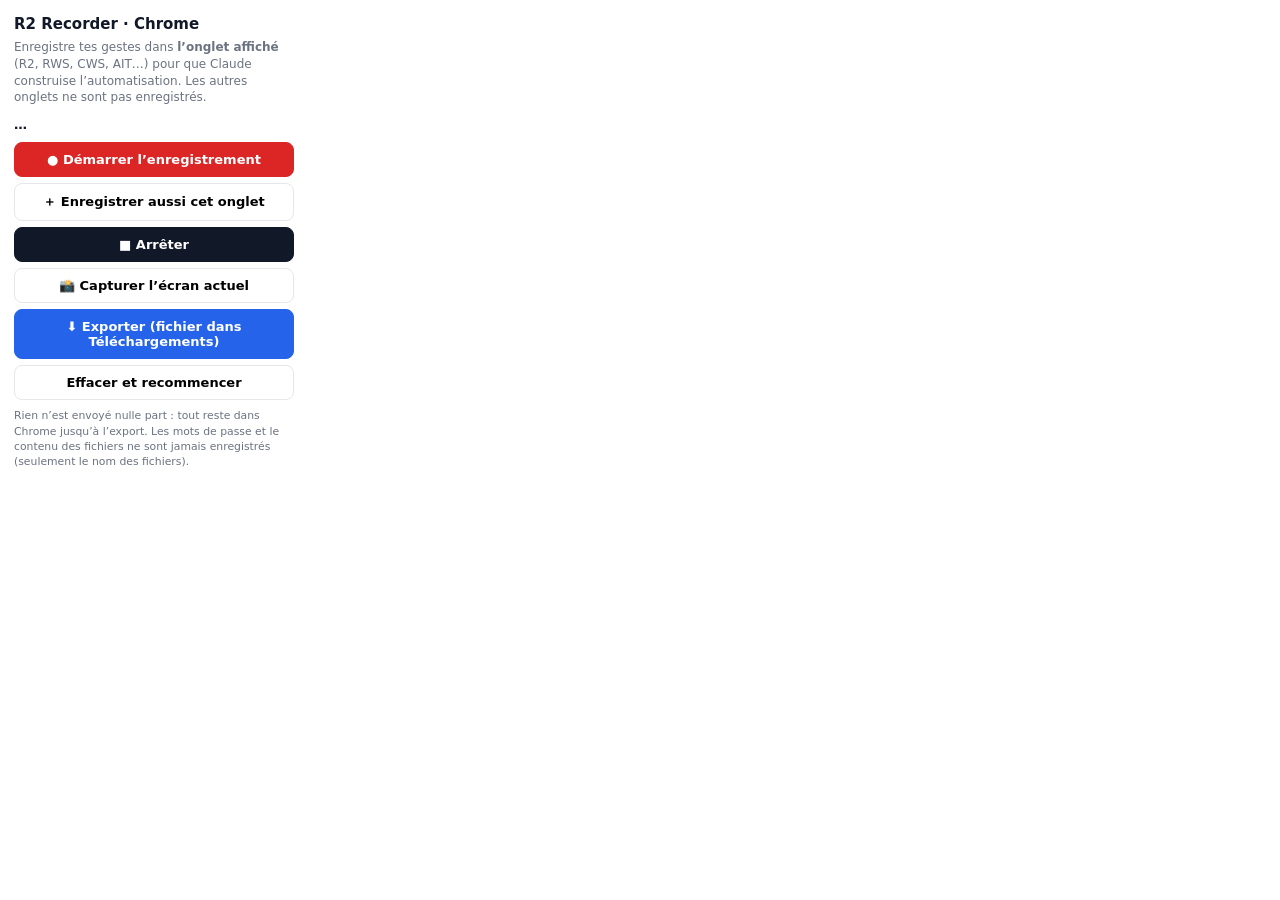
<file: recorder-chrome/popup.html>
<!doctype html><html lang="fr"><head><meta charset="utf-8">
<style>
body{font:13px/1.4 system-ui,-apple-system,"Segoe UI",sans-serif;width:280px;margin:0;padding:14px;color:#111827}
h1{font-size:15px;margin:0 0 4px}
p{margin:0 0 10px;color:#6b7280;font-size:12px}
.st{font-weight:700;margin:8px 0}
.rec{color:#dc2626}
button{display:block;width:100%;font:600 13px system-ui;border-radius:8px;padding:9px;margin-top:6px;cursor:pointer;border:1px solid #e5e7eb;background:#fff}
#start{background:#dc2626;color:#fff;border-color:#dc2626}
#stop{background:#111827;color:#fff;border-color:#111827}
#export{background:#2563eb;color:#fff;border-color:#2563eb}
small{display:block;margin-top:8px;color:#6b7280}
</style></head><body>
<h1>R2 Recorder · Chrome</h1>
<p>Enregistre tes gestes dans <b>l’onglet affiché</b> (R2, RWS, CWS, AIT…) pour que Claude construise l’automatisation. Les autres onglets ne sont pas enregistrés.</p>
<div id="st" class="st">…</div>
<button id="start">● Démarrer l’enregistrement</button>
<button id="add">＋ Enregistrer aussi cet onglet</button>
<button id="stop">■ Arrêter</button>
<button id="snap">📸 Capturer l’écran actuel</button>
<button id="export">⬇ Exporter (fichier dans Téléchargements)</button>
<button id="clear">Effacer et recommencer</button>
<small>Rien n’est envoyé nulle part : tout reste dans Chrome jusqu’à l’export. Les mots de passe et le contenu des fichiers ne sont jamais enregistrés (seulement le nom des fichiers).</small>
<script src="popup.js"></script>
</body></html>
</file>
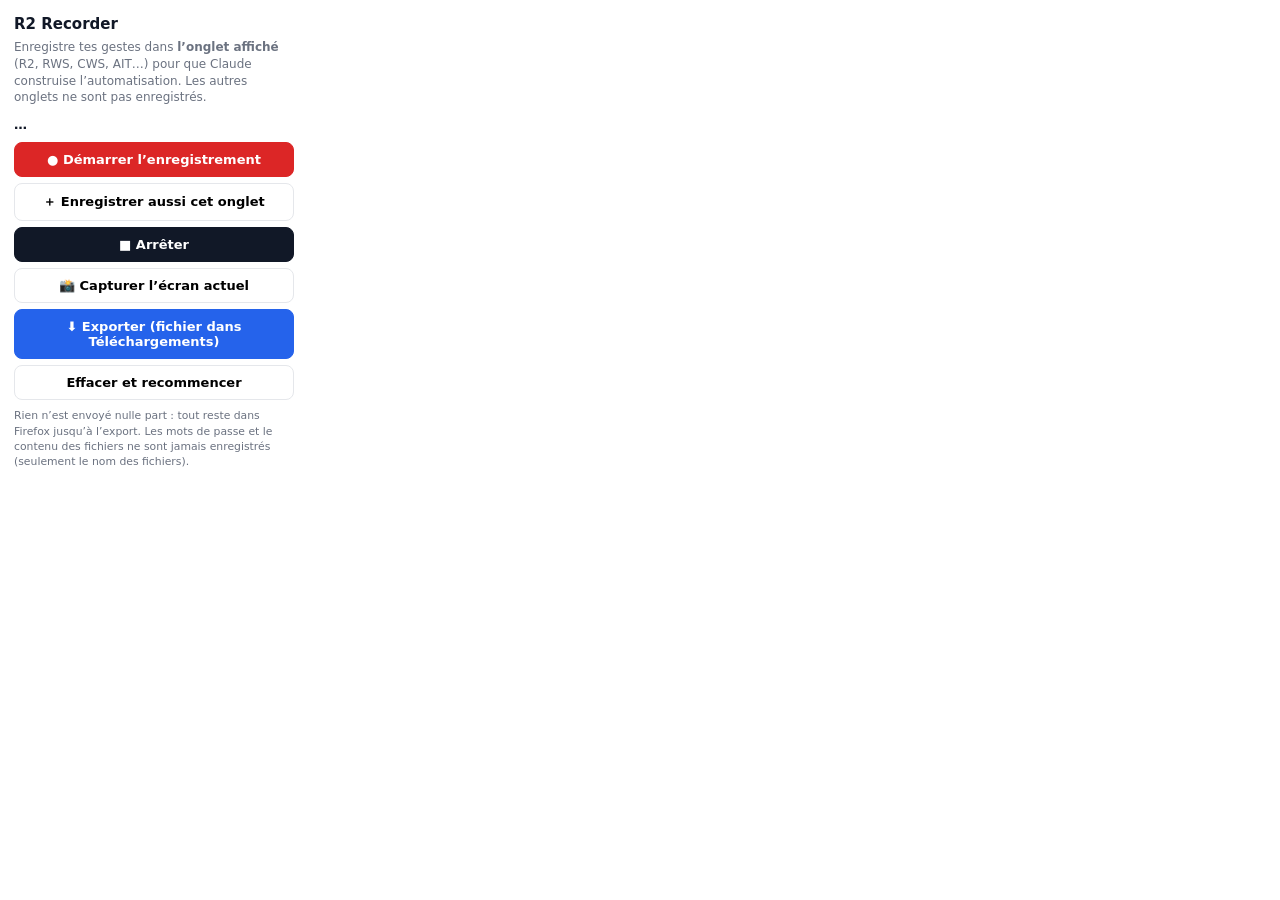
<file: recorder/popup.html>
<!doctype html><html lang="fr"><head><meta charset="utf-8">
<style>
body{font:13px/1.4 system-ui,-apple-system,"Segoe UI",sans-serif;width:280px;margin:0;padding:14px;color:#111827}
h1{font-size:15px;margin:0 0 4px}
p{margin:0 0 10px;color:#6b7280;font-size:12px}
.st{font-weight:700;margin:8px 0}
.rec{color:#dc2626}
button{display:block;width:100%;font:600 13px system-ui;border-radius:8px;padding:9px;margin-top:6px;cursor:pointer;border:1px solid #e5e7eb;background:#fff}
#start{background:#dc2626;color:#fff;border-color:#dc2626}
#stop{background:#111827;color:#fff;border-color:#111827}
#export{background:#2563eb;color:#fff;border-color:#2563eb}
small{display:block;margin-top:8px;color:#6b7280}
</style></head><body>
<h1>R2 Recorder</h1>
<p>Enregistre tes gestes dans <b>l’onglet affiché</b> (R2, RWS, CWS, AIT…) pour que Claude construise l’automatisation. Les autres onglets ne sont pas enregistrés.</p>
<div id="st" class="st">…</div>
<button id="start">● Démarrer l’enregistrement</button>
<button id="add">＋ Enregistrer aussi cet onglet</button>
<button id="stop">■ Arrêter</button>
<button id="snap">📸 Capturer l’écran actuel</button>
<button id="export">⬇ Exporter (fichier dans Téléchargements)</button>
<button id="clear">Effacer et recommencer</button>
<small>Rien n’est envoyé nulle part : tout reste dans Firefox jusqu’à l’export. Les mots de passe et le contenu des fichiers ne sont jamais enregistrés (seulement le nom des fichiers).</small>
<script src="popup.js"></script>
</body></html>
</file>
<file: extension/sidebar.css>
:root{--bg:#f4f5f7;--card:#fff;--ink:#111827;--mute:#6b7280;--line:#e5e7eb;--blue:#1f4e8c;--orange:#b45309;--green:#047857;--red:#b91c1c}
@media (prefers-color-scheme: dark){:root{--bg:#1c1b22;--card:#2b2a33;--ink:#f3f4f6;--mute:#a1a1aa;--line:#3f3f46;--blue:#60a5fa;--orange:#fbbf24;--green:#34d399;--red:#f87171}}
*{box-sizing:border-box}
body{margin:0;padding:12px;background:var(--bg);color:var(--ink);font:13px/1.45 system-ui,-apple-system,"Segoe UI",sans-serif}
h1{font-size:17px;margin:0}
h1 span{font-size:11px;font-weight:700;background:var(--blue);color:#fff;border-radius:99px;padding:1px 7px;vertical-align:middle}
.sub{color:var(--mute);margin:2px 0 10px}
.card{display:block;background:var(--card);border:1px solid var(--line);border-radius:12px;padding:12px;margin-bottom:10px}
h2{font-size:13px;margin:0 0 8px}
summary{font-weight:700;cursor:pointer}
label{display:block;font-size:11px;color:var(--mute);margin:6px 0 0}
label small{font-size:10px}
input,textarea{width:100%;font:13px system-ui,sans-serif;border:1px solid var(--line);border-radius:8px;padding:6px 8px;background:var(--card);color:var(--ink);margin-top:2px}
textarea{resize:vertical}
.row2{display:grid;grid-template-columns:1fr 1fr;gap:8px}
.chk{display:flex;gap:6px;align-items:center;color:var(--ink);font-size:12px;margin-top:8px}
.chk input{width:auto;margin:0}
.file{display:flex;align-items:center;justify-content:center;border:1px dashed var(--blue);color:var(--blue);border-radius:8px;cursor:pointer;margin-top:18px;font-weight:700;font-size:12px}
.file input{display:none}
button{font:600 12px system-ui,sans-serif;border-radius:8px;padding:8px 12px;cursor:pointer;border:1px solid var(--line);background:var(--card);color:var(--ink);margin-top:8px}
button.primary{background:var(--blue);border-color:var(--blue);color:#fff;width:100%}
button.wide{width:100%}
.msg{display:block;margin-top:6px;font-size:12px;color:var(--green)}
.hint{display:block;font-size:11px;color:var(--mute);margin-top:4px}
.warn{background:rgba(245,158,11,.12);border:1px solid rgba(245,158,11,.5);color:var(--orange);border-radius:8px;padding:6px 8px;font-size:12px;margin-bottom:4px}
.flag input,.flag textarea{border-color:#f59e0b;background:rgba(245,158,11,.08)}
.guide{margin:0;padding-left:18px;font-size:12px}
.guide li{margin-bottom:4px}
#steps{margin-top:8px;font-size:12px}
#steps div{padding:2px 0}
#steps .ok{color:var(--green)}
#steps .err{color:var(--red)}
[hidden]{display:none!important}

.clist{margin-top:6px}
.cp{border:1px solid var(--line);border-radius:8px;padding:6px 8px;margin-top:6px}
.cp .top{display:flex;gap:6px;align-items:center}
.cp .top input{flex:1}
.cp .del{margin:0;padding:4px 8px}
.cp .grid{display:grid;grid-template-columns:1fr 1fr;gap:6px}
.cp .tag{font-size:10px;color:var(--orange);font-weight:700}
.cp.missing .pid{border-color:#f59e0b;background:rgba(245,158,11,.08)}

.tplRow{display:grid;grid-template-columns:1fr 110px;gap:8px;align-items:end}
.tplPrev{margin:6px 0}
.tplPrev pre{max-height:160px;overflow:auto;font-size:10px;background:#f1f5f9;padding:6px;border-radius:6px;white-space:pre-wrap}
.recap{font-size:12px;background:#f1f5f9;border-radius:8px;padding:6px 8px;margin-top:6px}
.recap .err{color:var(--red);font-weight:700}
.trk{border:1px solid var(--line);border-radius:8px;padding:6px 8px;margin-top:8px}
.trk.bad{border-color:var(--red);background:rgba(220,38,38,.05)}
.trk .top{display:flex;gap:4px;align-items:center}
.trk .top b{min-width:22px}
.trk .top input{flex:1}
.trk .top button{margin:0;padding:3px 7px;font-size:11px}
.trk .grid{display:grid;grid-template-columns:1fr 1fr;gap:6px}
.trk .grid label{margin-top:4px;font-size:11px}
.trk .e{color:var(--red);font-size:11px;font-weight:700}
</file>
